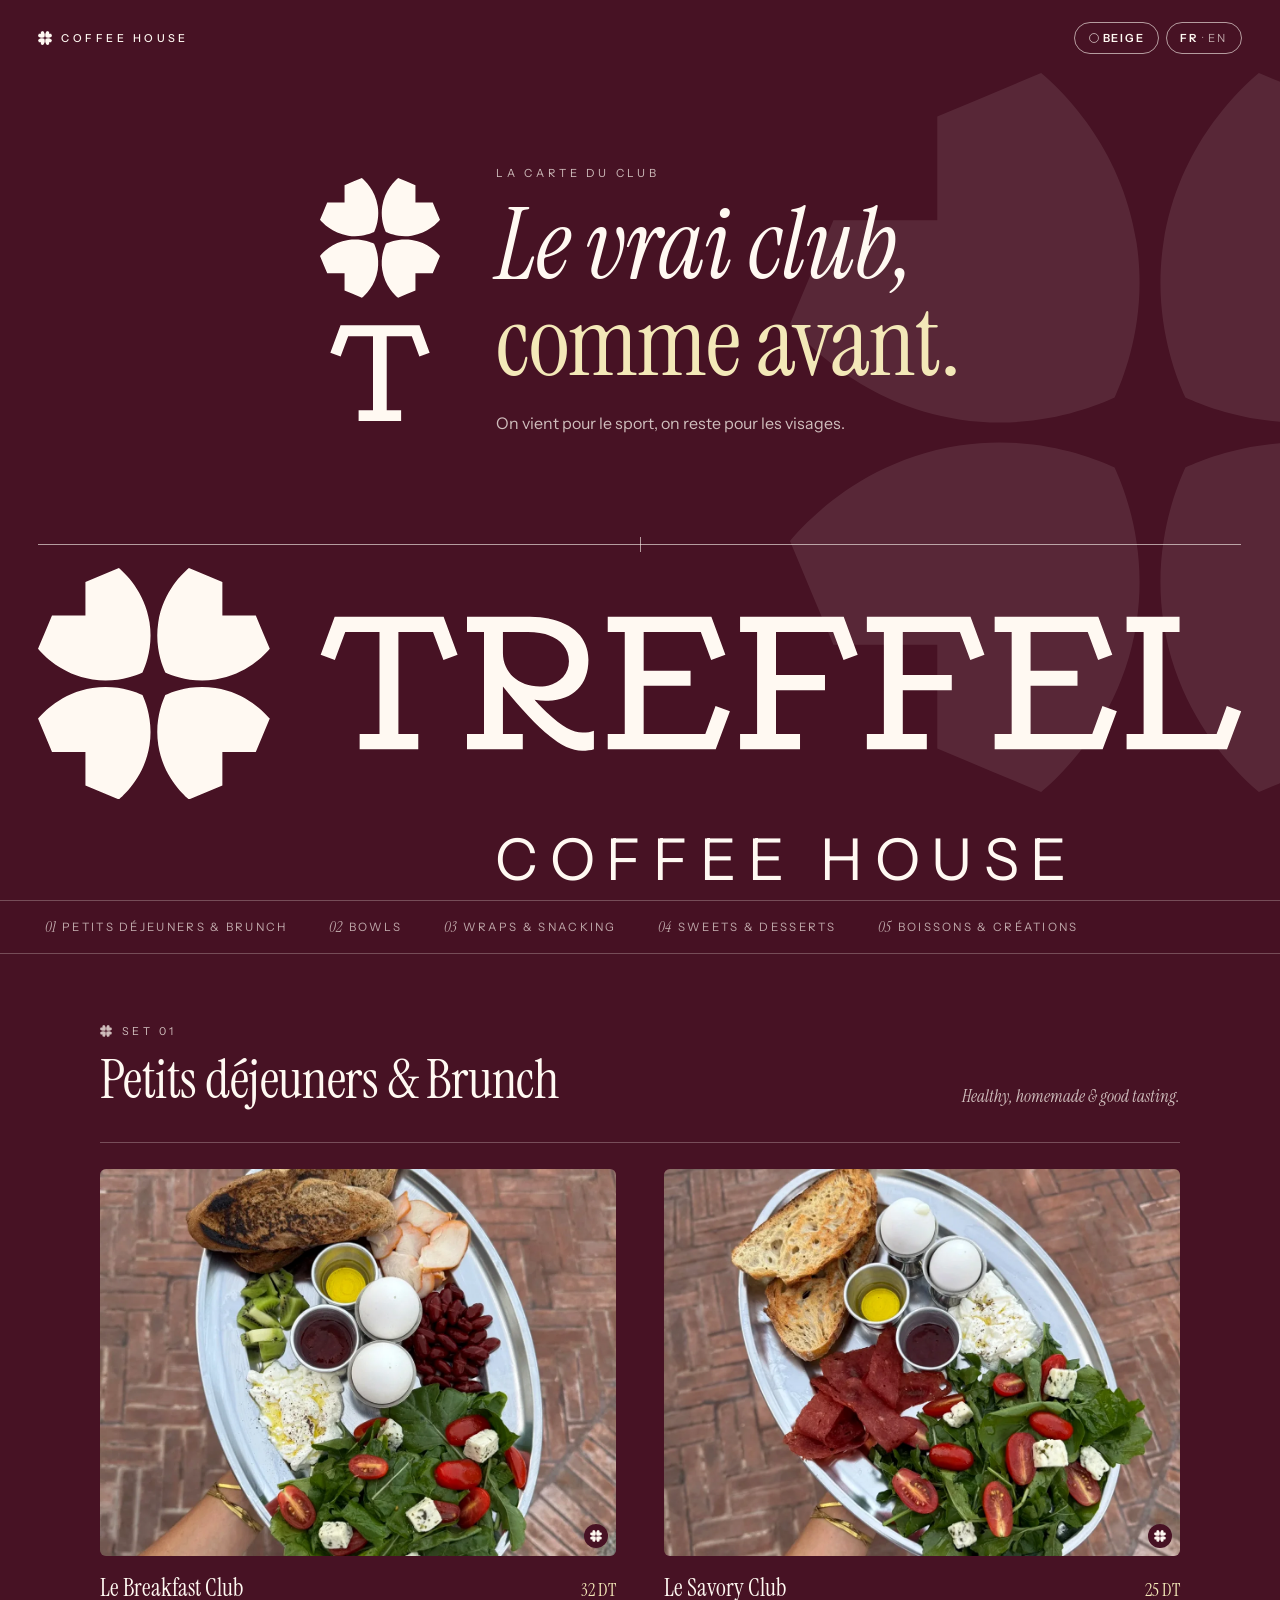
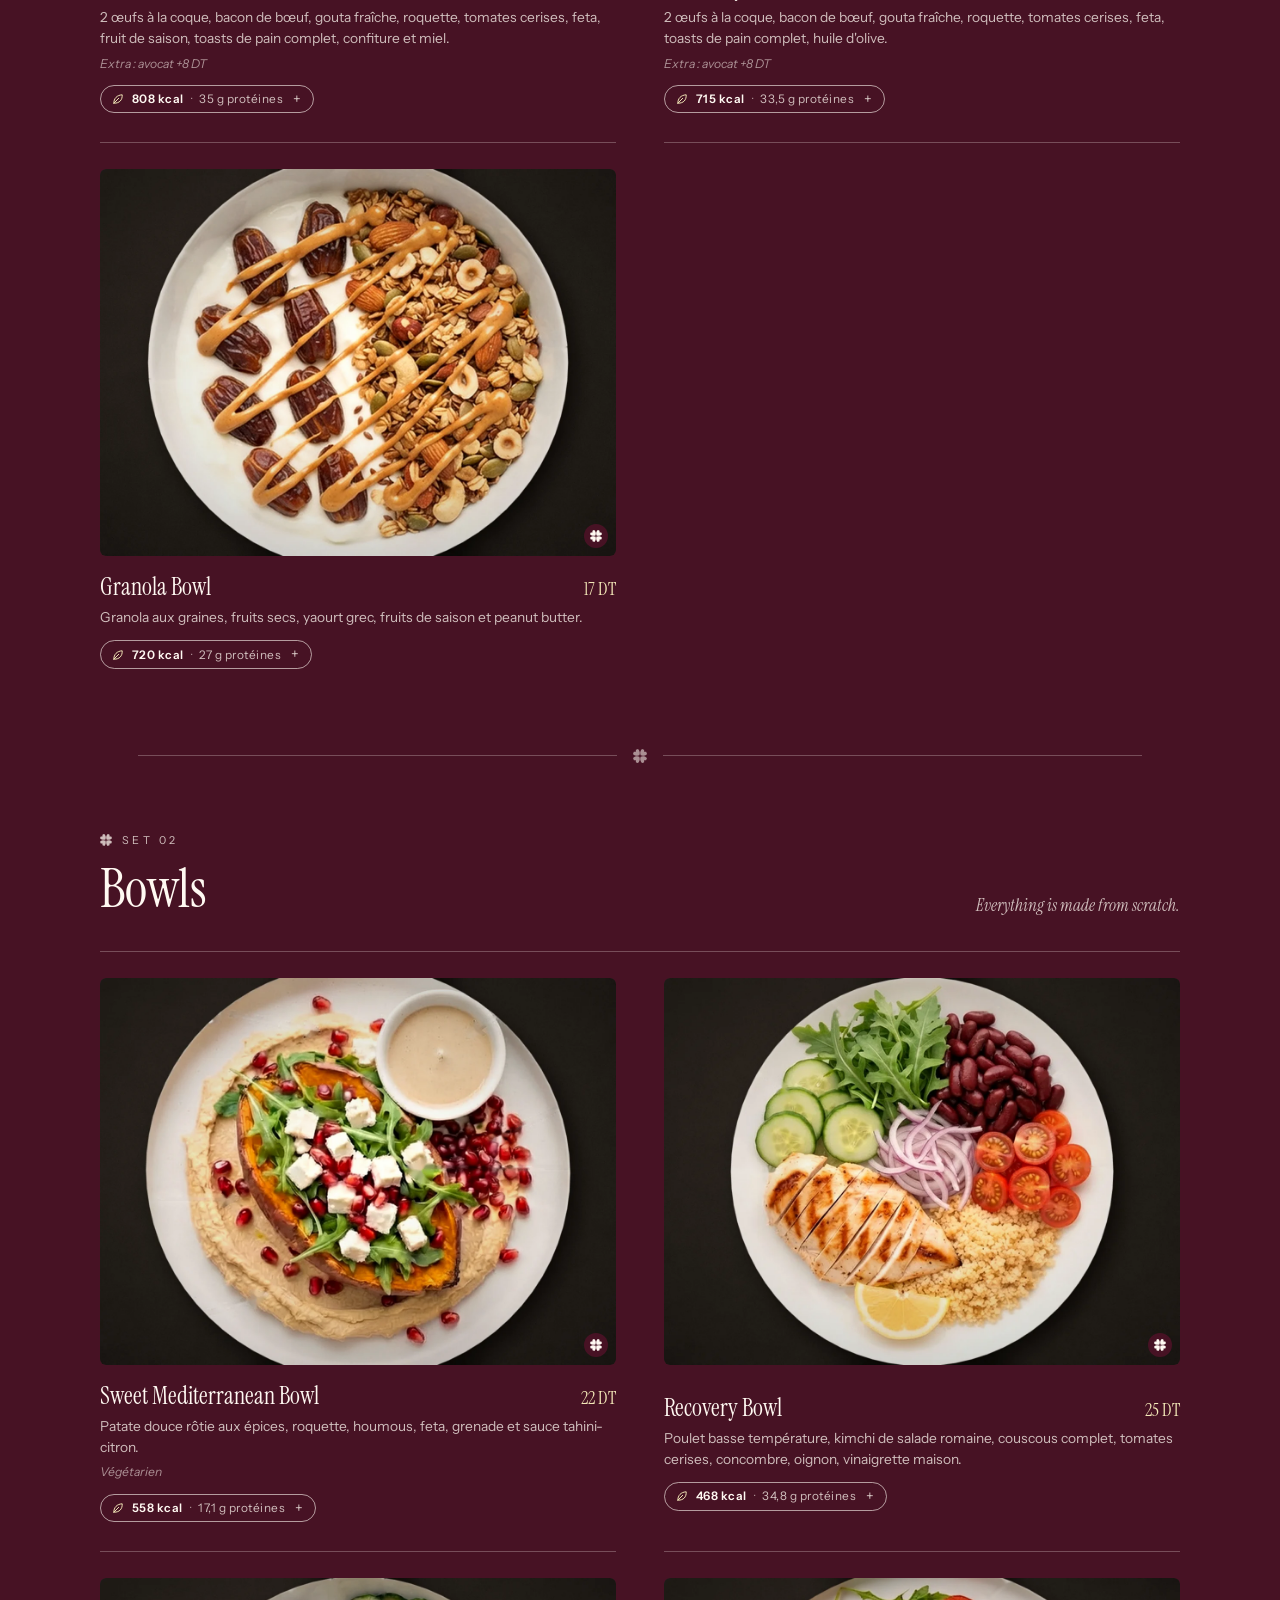
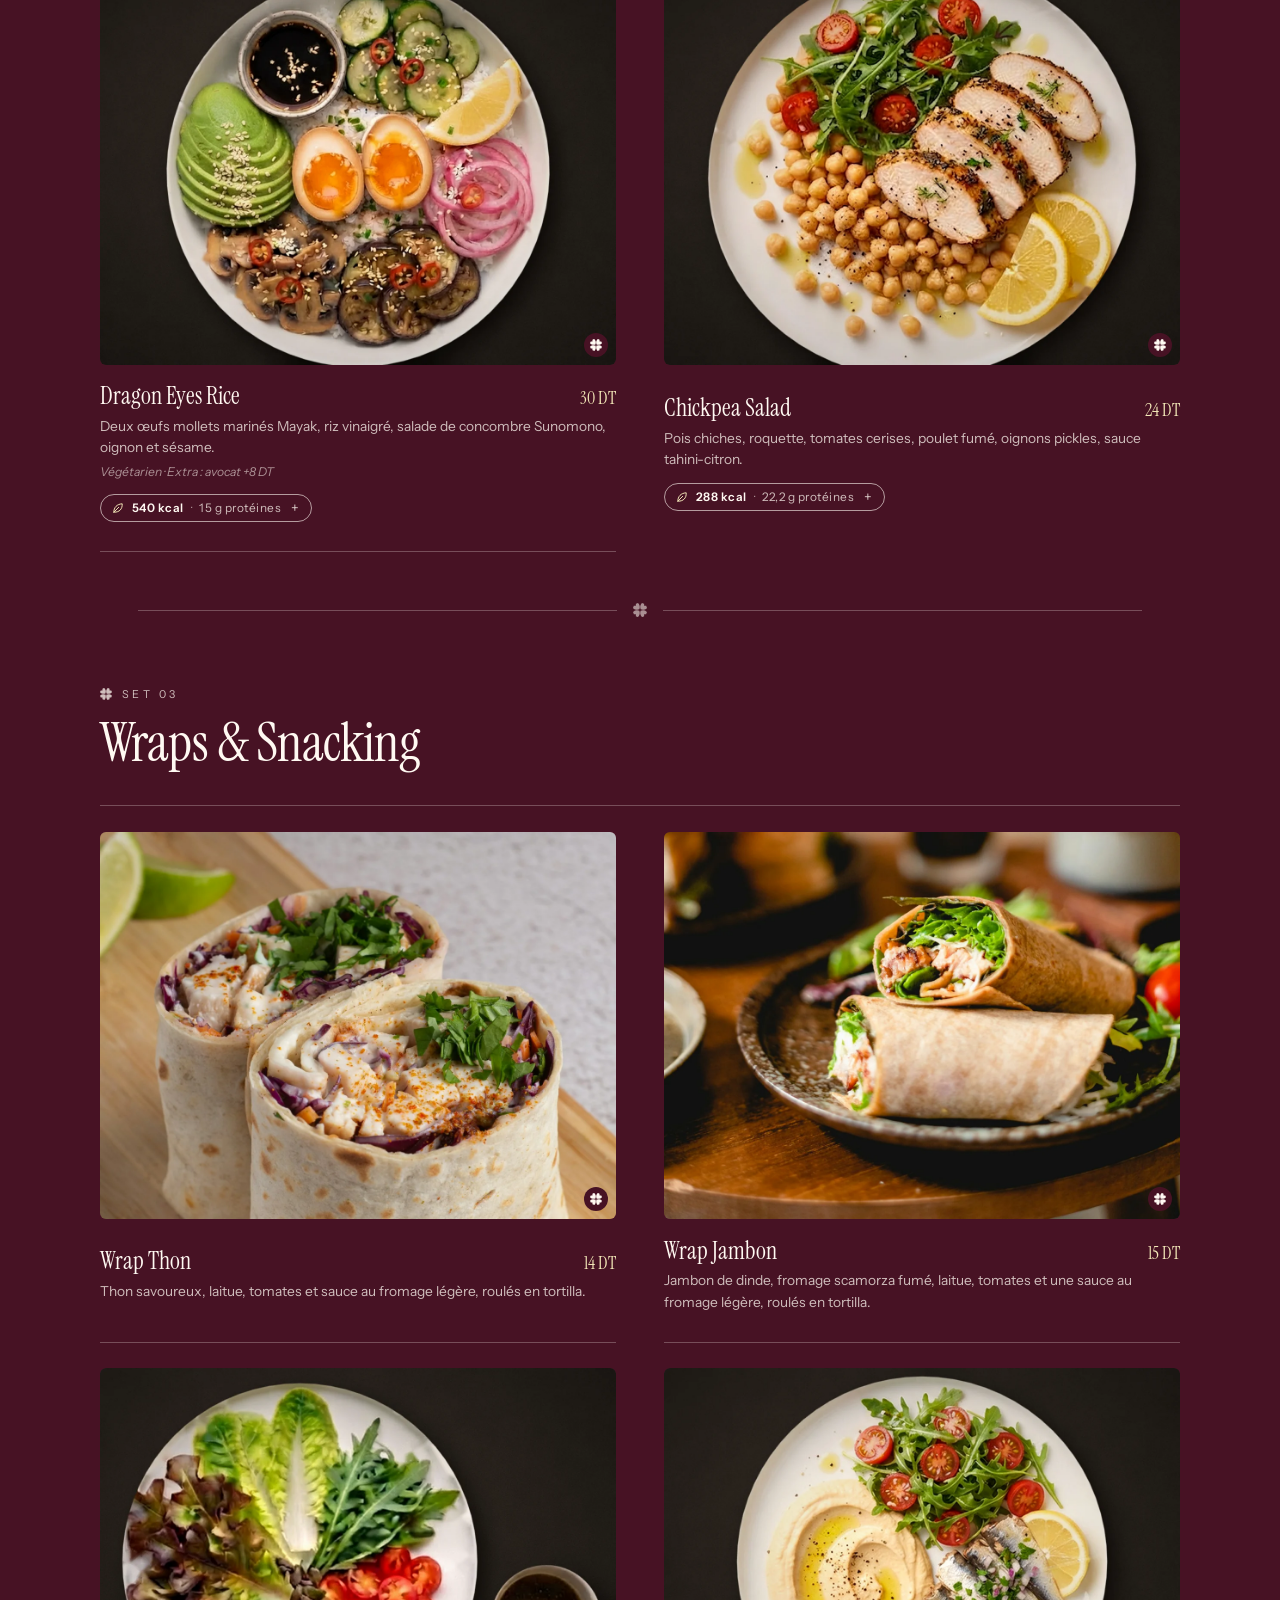
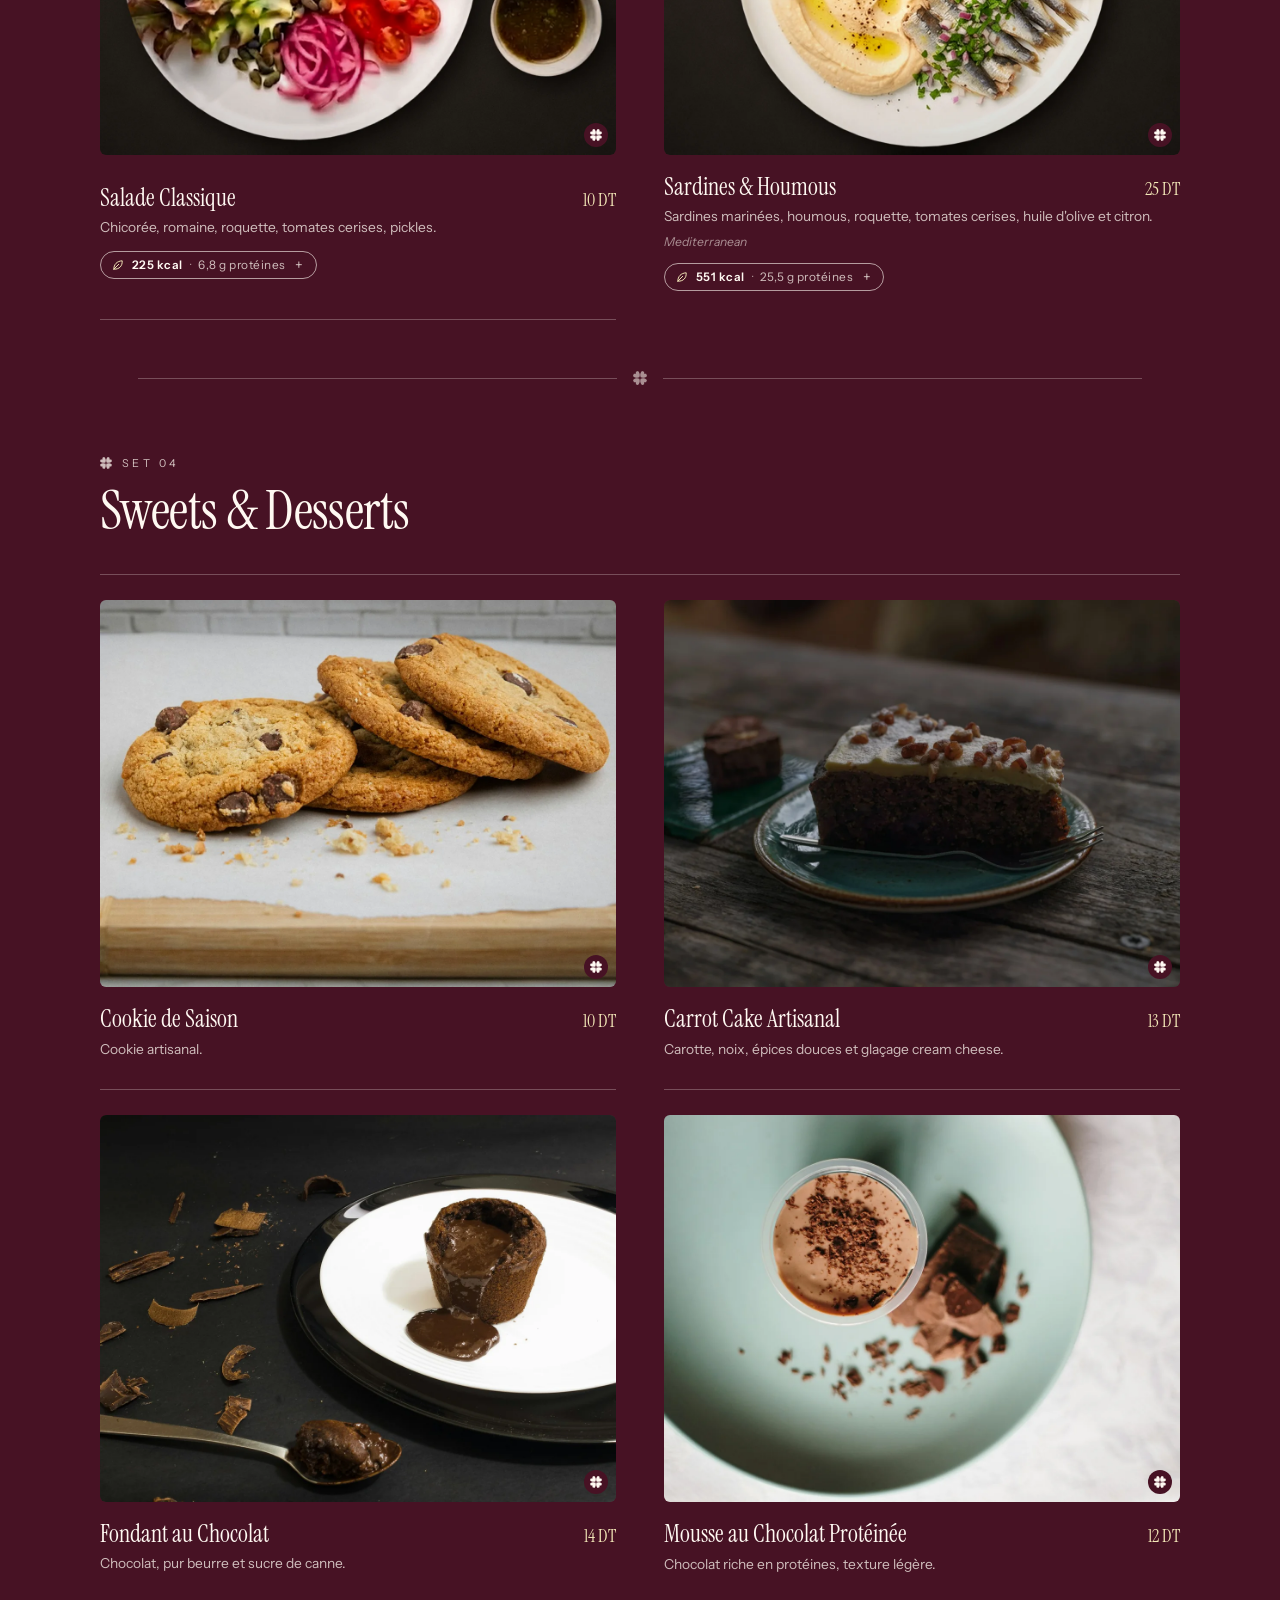
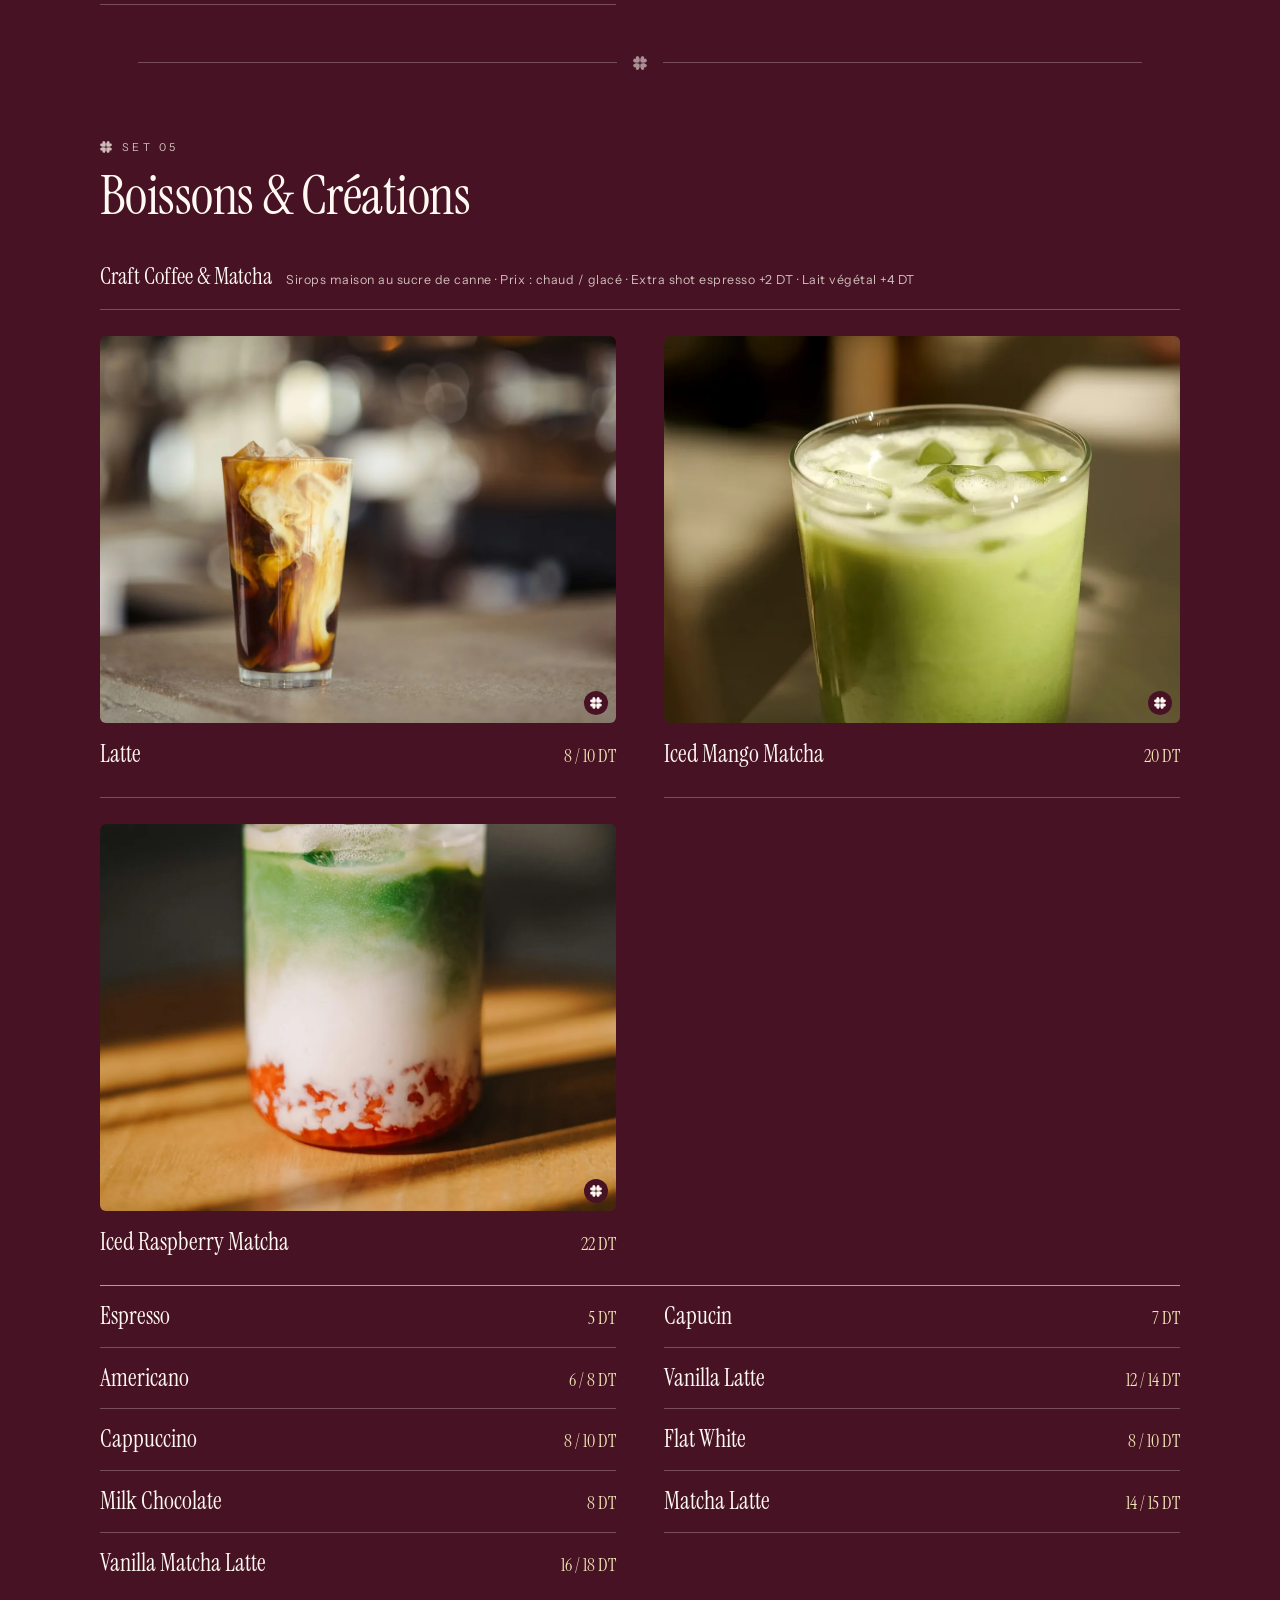
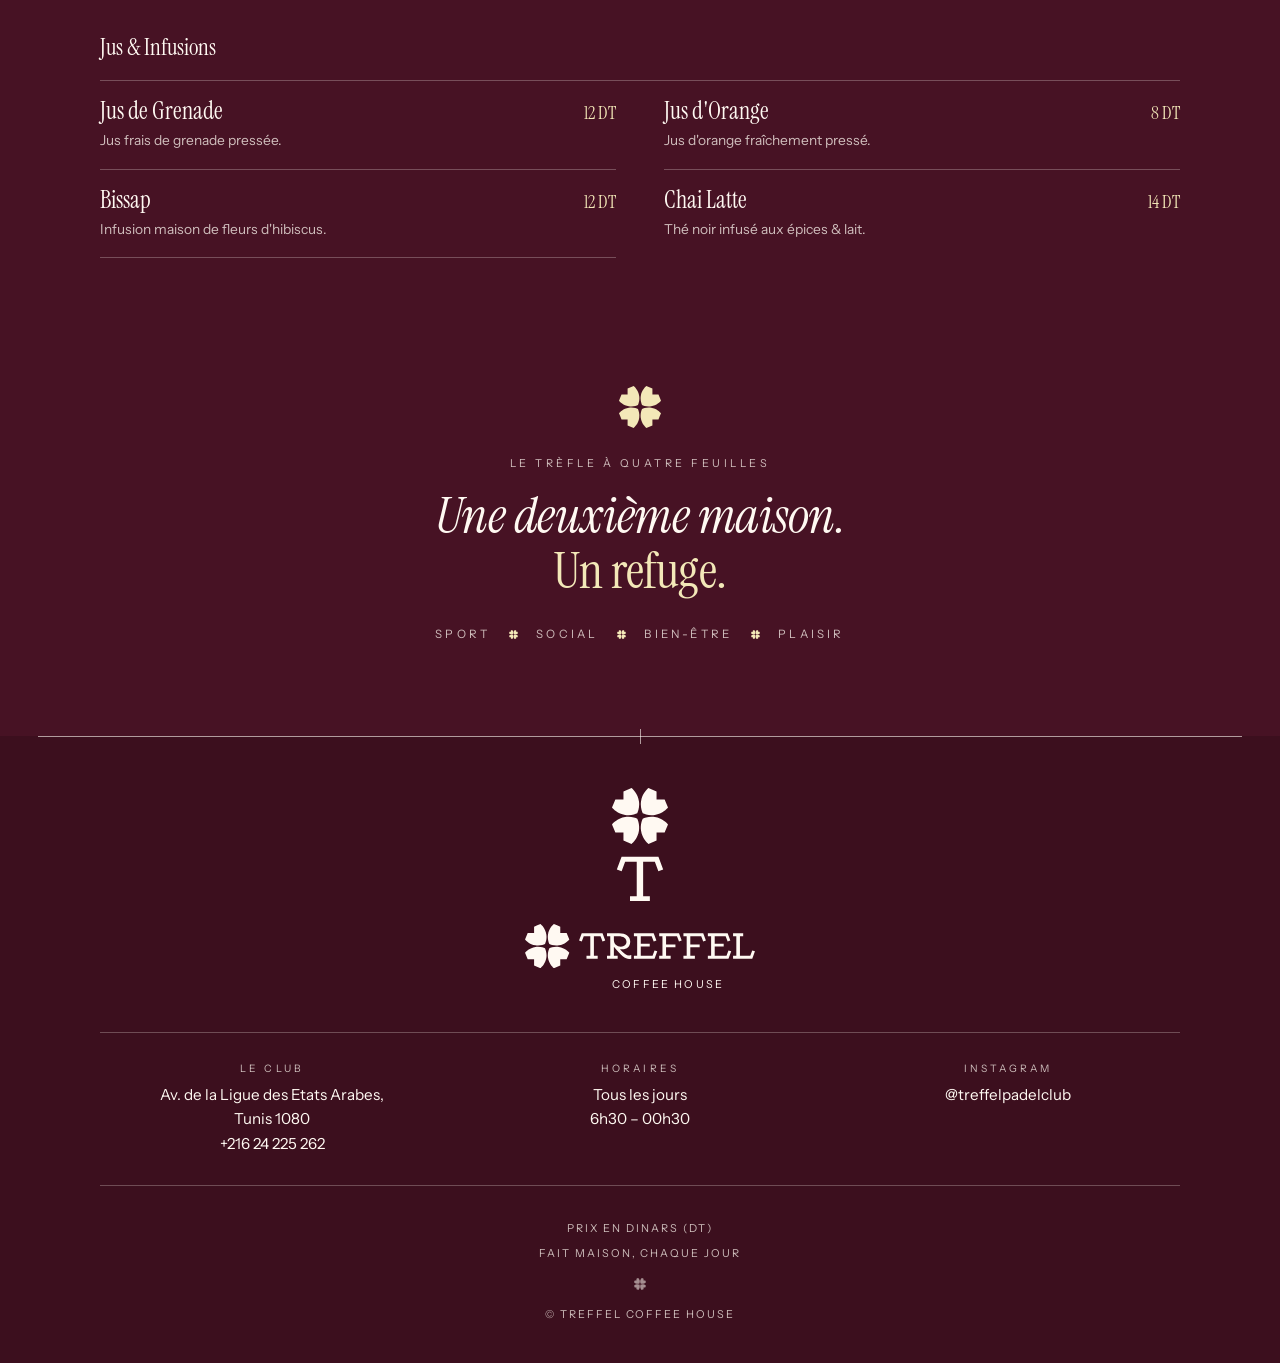
<file: index.html>
<!DOCTYPE html>
<html lang="fr" data-theme="bordeaux">
<head>
  <meta charset="UTF-8" />
  <meta name="viewport" content="width=device-width, initial-scale=1.0" />
  <meta name="theme-color" content="#471224" />
  <title>Treffel Coffee House — La carte</title>
  <meta name="description" content="Treffel Coffee House — La carte." />
  <link rel="preconnect" href="https://fonts.googleapis.com" />
  <link rel="preconnect" href="https://fonts.gstatic.com" crossorigin />
  <link href="https://fonts.googleapis.com/css2?family=Instrument+Serif:ital@0;1&family=Instrument+Sans:wght@400;500;600&display=swap" rel="stylesheet" />
  <link rel="stylesheet" href="css/style.css?v=17" />
  <link rel="stylesheet" href="css/pattern.css?v=3" />
</head>
<body>

  <!-- Logos Treffel (vecteurs issus de Treffel_Logos_VersionFinale.ai) -->
  <svg width="0" height="0" style="position:absolute" aria-hidden="true">
    <defs>
      <!--SYMBOLS-->
      <symbol id="emblem" viewBox="0 0 460.3 932.901"><g> <path transform="matrix(1,0,0,-1,78.6249,564.6129)" d="M0 0-38.933-105.75 .526-119.955 29.462-42.088H124.692V-326.2H69.448V-368.288H232.548V-326.2H177.304V-42.088H273.586L302.525-119.955 341.983-105.75 303.05 0Z"/> <g> <path transform="matrix(1,0,0,-1,94.1607,27.77069)" d="M0 0C22.13 9.257 44.26 18.514 66.39 27.771 77.62 18.225 117.877-18.317 127.343-80.421 134.528-127.559 120.195-164.63 113.341-179.731 98.246-186.584 61.16-200.928 14.002-193.733-48.089-184.259-84.618-144.008-94.161-132.779-84.904-110.649-75.646-88.52-66.389-66.39-44.26-66.39-22.13-66.39 0-66.39Z"/> <path transform="matrix(1,0,0,-1,27.7712,365.51759)" d="M0 0C-9.257 22.13-18.514 44.26-27.771 66.39-18.225 77.62 18.317 117.877 80.421 127.343 127.559 134.528 164.63 120.195 179.731 113.341 186.584 98.246 200.928 61.16 193.733 14.002 184.259-48.089 144.008-84.618 132.779-94.161 110.649-84.904 88.519-75.647 66.39-66.39 66.39-44.26 66.39-22.13 66.39 0Z"/> <path transform="matrix(1,0,0,-1,366.1393,431.9072)" d="M0 0C-22.13-9.257-44.26-18.514-66.39-27.771-77.62-18.225-117.877 18.317-127.343 80.421-134.528 127.559-120.195 164.63-113.341 179.731-98.246 186.584-61.16 200.928-14.002 193.733 48.089 184.259 84.618 144.008 94.161 132.779 84.904 110.649 75.646 88.52 66.389 66.39 44.26 66.39 22.13 66.39 0 66.39Z"/> <path transform="matrix(1,0,0,-1,432.5288,94.16022)" d="M0 0C9.257-22.13 18.514-44.26 27.771-66.39 18.225-77.62-18.317-117.877-80.421-127.343-127.559-134.528-164.63-120.195-179.731-113.341-186.584-98.246-200.928-61.16-193.733-14.002-184.259 48.089-144.008 84.618-132.779 94.161-110.649 84.904-88.519 75.646-66.39 66.389-66.39 44.26-66.39 22.13-66.39 0Z"/> </g> </g></symbol>
      <symbol id="clover" viewBox="0 0 1120.4 1118.89"><g> <g> <path transform="matrix(1,0,0,-1,229.1938,67.596439)" d="M0 0C53.866 22.532 107.732 45.065 161.597 67.597 188.933 44.361 286.922-44.584 309.963-195.751 327.451-310.487 292.563-400.721 275.88-437.477 239.138-454.158 148.867-489.073 34.083-471.56-117.053-448.5-205.965-350.525-229.194-323.194-206.662-269.328-184.129-215.463-161.597-161.597-107.731-161.597-53.866-161.597 0-161.597Z"/> <path transform="matrix(1,0,0,-1,67.597,889.6962)" d="M0 0C-22.532 53.866-45.065 107.732-67.597 161.597-44.361 188.933 44.584 286.922 195.751 309.963 310.487 327.451 400.721 292.563 437.477 275.88 454.158 239.138 489.073 148.867 471.56 34.083 448.5-117.053 350.525-205.965 323.194-229.194 269.328-206.662 215.463-184.129 161.597-161.597 161.597-107.731 161.597-53.866 161.597 0Z"/> <path transform="matrix(1,0,0,-1,891.2087,1051.293)" d="M0 0C-53.866-22.532-107.732-45.065-161.597-67.597-188.933-44.361-286.922 44.584-309.963 195.751-327.451 310.487-292.563 400.721-275.88 437.477-239.138 454.158-148.867 489.073-34.083 471.56 117.053 448.5 205.966 350.525 229.194 323.194 206.662 269.328 184.129 215.463 161.597 161.597 107.731 161.597 53.866 161.597 0 161.597Z"/> <path transform="matrix(1,0,0,-1,1052.8056,229.19324)" d="M0 0C22.532-53.866 45.065-107.732 67.597-161.597 44.361-188.933-44.584-286.922-195.751-309.963-310.487-327.451-400.721-292.563-437.477-275.88-454.158-239.138-489.073-148.867-471.56-34.083-448.5 117.053-350.525 205.965-323.194 229.194-269.328 206.662-215.463 184.129-161.597 161.597-161.597 107.731-161.597 53.866-161.597 0Z"/> </g> </g></symbol>
      <symbol id="wordmark" viewBox="0 0 1375.22 264.547"><g> <path transform="matrix(1,0,0,-1,367.6063,189.7959)" d="M0 0H22.698V116.73H-16.429L-28.318 84.738-44.53 90.574-28.534 134.023H95.978L111.974 90.574 95.762 84.738 83.872 116.73H44.314V0H67.011V-17.292H0Z"/> <g> <path transform="matrix(1,0,0,-1,573.5466,135.537)" d="M0 0C19.239 0 33.289 12.322 33.289 28.966 33.289 49.502 15.132 62.471-13.619 62.471H-42.152V38.26C-42.152 16.211-24.427 0 0 0M-6.053-14.916C17.076-40.424 34.586-52.528 48.853-52.528 54.257-52.528 58.58-51.881 61.823-50.368V-71.551C58.58-72.632 53.609-73.28 48.421-73.28 26.372-73.28 0-51.881-42.152 .216V-54.259H-19.455V-71.551H-83.223V-54.259H-63.769V62.471H-83.223V79.764H-11.457C29.615 79.764 55.554 60.743 55.554 30.695 55.554 1.297 37.396-16.213 6.701-16.213 2.377-16.213-1.73-15.781-6.053-14.916"/> <path transform="matrix(1,0,0,-1,651.1818,189.7959)" d="M0 0H19.456V116.73H0V134.023H118.459L134.455 90.574 118.242 84.738 106.353 116.73H41.072V72.416H94.68V55.122H41.072V0H111.542L123.215 31.994 139.643 26.156 123.431-17.292H0Z"/> <path transform="matrix(1,0,0,-1,802.4308,189.7959)" d="M0 0H19.455V116.73H0V134.023H118.458L134.455 90.574 118.242 84.738 106.354 116.73H41.071V67.444H97.057V50.152H41.071V0H68.524V-17.292H0Z"/> <path transform="matrix(1,0,0,-1,947.3549,189.7959)" d="M0 0H19.455V116.73H0V134.023H118.459L134.453 90.574 118.243 84.738 106.352 116.73H41.072V67.444H97.058V50.152H41.072V0H68.525V-17.292H0Z"/> <path transform="matrix(1,0,0,-1,1093.4234,189.7959)" d="M0 0H19.455V116.73H0V134.023H118.459L134.456 90.574 118.243 84.738 106.355 116.73H41.072V72.416H94.683V55.122H41.072V0H111.544L123.216 31.994 139.645 26.156 123.432-17.292H0Z"/> <path transform="matrix(1,0,0,-1,1244.2234,189.7959)" d="M0 0H19.455V116.73H0V134.023H60.527V116.73H41.072V0H102.897L114.57 31.994 130.998 26.156 114.786-17.292H0Z"/> <path transform="matrix(1,0,0,-1,54.19,15.981995)" d="M0 0C12.736 5.327 25.472 10.655 38.208 15.982 44.671 10.489 67.839-10.541 73.287-46.283 77.422-73.411 69.173-94.745 65.228-103.436 56.541-107.38 35.198-115.635 8.058-111.494-27.676-106.042-48.698-82.877-54.19-76.415-48.863-63.679-43.535-50.943-38.207-38.208-25.472-38.208-12.736-38.208 0-38.208Z"/> <path transform="matrix(1,0,0,-1,15.9825,210.357)" d="M0 0C-5.327 12.736-10.655 25.472-15.982 38.208-10.489 44.671 10.541 67.839 46.283 73.287 73.411 77.422 94.745 69.173 103.436 65.228 107.38 56.541 115.635 35.198 111.494 8.058 106.042-27.676 82.877-48.698 76.415-54.19 63.679-48.863 50.943-43.535 38.208-38.207 38.208-25.472 38.208-12.736 38.208 0Z"/> <path transform="matrix(1,0,0,-1,210.715,248.5645)" d="M0 0C-12.736-5.327-25.472-10.655-38.208-15.982-44.671-10.489-67.839 10.541-73.287 46.283-77.422 73.411-69.173 94.745-65.228 103.436-56.541 107.38-35.198 115.635-8.058 111.494 27.676 106.042 48.698 82.877 54.19 76.415 48.863 63.679 43.535 50.943 38.207 38.208 25.472 38.208 12.736 38.208 0 38.208Z"/> <path transform="matrix(1,0,0,-1,248.9225,54.1895)" d="M0 0C5.327-12.736 10.655-25.472 15.982-38.208 10.489-44.671-10.541-67.839-46.283-73.287-73.411-77.422-94.745-69.173-103.436-65.228-107.38-56.541-115.635-35.198-111.494-8.058-106.042 27.676-82.877 48.698-76.415 54.19-63.679 48.863-50.943 43.535-38.208 38.207-38.208 25.472-38.208 12.736-38.208 0Z"/> </g> </g></symbol>
    </defs>
  </svg>

  <!-- ===== Couverture : le court ===== -->
  <header class="hero" id="top">
    <div class="topbar">
      <a class="topbar-brand" href="#top">
        <svg class="topbar-clover" viewBox="0 0 1120.4 1118.89" aria-hidden="true"><use href="#clover" /></svg>
        <span data-i18n="eyebrow">Coffee House</span>
      </a>
      <div class="switches">
        <button id="themeToggle" class="switch" aria-label="Changer de couleur"></button>
        <button id="langToggle" class="switch" aria-label="Switch language"></button>
      </div>
    </div>

    <div class="hero-body">
      <svg class="hero-emblem" viewBox="0 0 460.3 932.901" aria-hidden="true"><use href="#emblem" /></svg>
      <div class="hero-text">
        <p class="hero-kicker" data-i18n="kicker">La carte du club</p>
        <h1 class="hero-title">
          <em data-i18n="title1">Le vrai club,</em>
          <span data-i18n="title2">comme avant.</span>
        </h1>
        <p class="hero-line" data-i18n="heroLine">On vient pour le sport, on reste pour les visages.</p>
      </div>
    </div>

    <div class="hero-foot">
      <div class="baseline">
        <span class="baseline-tick"></span>
      </div>
      <svg class="hero-wordmark" viewBox="0 0 1375.22 264.547" role="img" aria-label="Treffel"><use href="#wordmark" /></svg>
      <p class="hero-house" data-i18n="eyebrow">Coffee House</p>
    </div>
  </header>

  <!-- ===== Index des sets (catégories) ===== -->
  <nav class="index" id="index" aria-label="Catégories">
    <!-- rempli par app.js -->
  </nav>

  <!-- ===== La carte ===== -->
  <main id="menu" class="menu">
    <!-- rempli par app.js -->
  </main>

  <!-- ===== Le credo : la symbolique du trèfle (identité visuelle, p. 5) ===== -->
  <section class="creed" aria-label="La symbolique du trèfle">
    <svg class="creed-clover" viewBox="0 0 1120.4 1118.89" aria-hidden="true"><use href="#clover" /></svg>
    <p class="creed-kicker" data-i18n="creedKicker">Le trèfle à quatre feuilles</p>
    <h2 class="creed-title">
      <em data-i18n="footerBig1">Une deuxième maison.</em>
      <span data-i18n="footerBig2">Un refuge.</span>
    </h2>
    <p class="creed-leaves">
      <span data-i18n="leafSport">Sport</span>
      <svg class="leaf-sep" viewBox="0 0 1120.4 1118.89" aria-hidden="true"><use href="#clover" /></svg>
      <span data-i18n="leafSocial">Social</span>
      <svg class="leaf-sep" viewBox="0 0 1120.4 1118.89" aria-hidden="true"><use href="#clover" /></svg>
      <span data-i18n="leafWell">Bien-être</span>
      <svg class="leaf-sep" viewBox="0 0 1120.4 1118.89" aria-hidden="true"><use href="#clover" /></svg>
      <span data-i18n="leafJoy">Plaisir</span>
    </p>
  </section>

  <!-- ===== Bas de page ===== -->
  <footer class="footer" id="club">
    <div class="baseline"><span class="baseline-tick"></span></div>
    <div class="footer-inner">
      <svg class="footer-emblem" viewBox="0 0 460.3 932.901" aria-hidden="true"><use href="#emblem" /></svg>
      <svg class="footer-wordmark" viewBox="0 0 1375.22 264.547" role="img" aria-label="Treffel"><use href="#wordmark" /></svg>
      <p class="footer-eyebrow" data-i18n="eyebrow">Coffee House</p>

      <div class="footer-grid">
        <div class="footer-col">
          <p class="footer-label" data-i18n="labelClub">Le club</p>
          <p class="footer-info"><a href="https://www.google.com/maps/search/?api=1&amp;query=Treffel+Av.+de+la+Ligue+des+Etats+Arabes+Tunis+1080" target="_blank" rel="noopener">Av. de la Ligue des Etats Arabes,<br />Tunis 1080</a></p>
          <p class="footer-info"><a href="tel:+21624225262">+216 24 225 262</a></p>
        </div>
        <div class="footer-col">
          <p class="footer-label" data-i18n="labelHours">Horaires</p>
          <p class="footer-info" data-i18n="hoursDays">Tous les jours</p>
          <p class="footer-info">6h30 – 00h30</p>
        </div>
        <div class="footer-col">
          <p class="footer-label">Instagram</p>
          <p class="footer-info"><a href="https://www.instagram.com/treffelpadelclub/" target="_blank" rel="noopener">@treffelpadelclub</a></p>
        </div>
      </div>

      <div class="footer-bottom">
        <p class="footer-note" data-i18n="priceNote">Prix en dinars (DT)</p>
        <p class="footer-note" data-i18n="madeNote">Fait maison, chaque jour</p>
        <svg class="footer-clover" viewBox="0 0 1120.4 1118.89" aria-hidden="true"><use href="#clover" /></svg>
        <p class="footer-note">© Treffel Coffee House</p>
      </div>
    </div>
  </footer>

  <script src="js/menu-data.js?v=12"></script>
  <script src="js/app.js?v=12"></script>
</body>
</html>
</file>
<file: css/style.css>
/* ============================================================
   Treffel Coffee House — La carte
   Deux options de couleur, d'après le brand book Coffee House :
   html[data-theme="bordeaux"] (fond bordeaux #471224, écriture crème #fff9f2)
   html[data-theme="beige"]    (fond crème #fff9f2, écriture bordeaux #471224)
   Accents : or pâle #f3e8b8 sur bordeaux, vert forêt #22372c sur beige.
   Le trèfle est la seule ornementation.
   ============================================================ */

:root {
  --bordeaux: #471224;
  --cream: #fff9f2;
  --forest: #22372c;
  --gold: #f3e8b8;

  --serif: "Teodor", "Instrument Serif", Georgia, serif;
  --sans: "Bagoss Standard", "Instrument Sans", "Segoe UI", sans-serif;

  --ease: cubic-bezier(0.16, 1, 0.3, 1);
}

html[data-theme="bordeaux"] {
  --bg: var(--bordeaux);
  --bg-alt: #3c0f1e;
  --ink: var(--cream);
  --ink-soft: rgba(255, 249, 242, 0.74);
  --ink-faint: rgba(255, 249, 242, 0.54);
  --line: rgba(255, 249, 242, 0.26);
  --line-strong: rgba(255, 249, 242, 0.6);
  --accent: var(--gold);
  --photo-bg: #5a1c31;
  --photo-clover: rgba(255, 249, 242, 0.18);
  --pattern: var(--pattern-cream);
  --bar: rgba(71, 18, 36, 0.94);
}

html[data-theme="beige"] {
  --bg: var(--cream);
  --bg-alt: #f6eee8;
  --ink: var(--bordeaux);
  --ink-soft: rgba(71, 18, 36, 0.76);
  --ink-faint: rgba(71, 18, 36, 0.64);
  --line: rgba(71, 18, 36, 0.22);
  --line-strong: rgba(71, 18, 36, 0.56);
  --accent: var(--forest);
  --photo-bg: var(--gold);
  --photo-clover: rgba(71, 18, 36, 0.2);
  --pattern: var(--pattern-forest);
  --bar: rgba(255, 249, 242, 0.94);
}

* { margin: 0; padding: 0; box-sizing: border-box; }

::selection { background: var(--accent); color: var(--bg); }

html {
  scroll-behavior: smooth;
  overflow-x: hidden;
  overflow-x: clip;
}

body {
  font-family: var(--sans);
  font-size: 16px;
  background: var(--bg);
  color: var(--ink);
  -webkit-font-smoothing: antialiased;
  transition: background 0.5s var(--ease), color 0.5s var(--ease);
}

svg { fill: currentColor; }

a { color: inherit; text-decoration: none; }
a:hover { color: var(--accent); }

button { font: inherit; color: inherit; background: none; border: 0; cursor: pointer; }

/* apparition au défilement (app.js) */
.reveal {
  opacity: 0;
  transform: translateY(22px);
  transition: opacity 0.9s var(--ease), transform 0.9s var(--ease);
  transition-delay: var(--d, 0s);
}
.reveal.is-in { opacity: 1; transform: none; }

/* ============================================================
   Couverture
   ============================================================ */

.hero {
  position: relative;
  min-height: 100svh;
  display: flex;
  flex-direction: column;
  padding: 1.1rem 1.25rem 0;
  overflow: hidden;
  overflow: clip;
  isolation: isolate;
}

/* grand trèfle en filigrane */
.hero::before {
  content: "";
  position: absolute;
  z-index: -1;
  right: -18vw;
  top: 8vh;
  width: 78vw;
  height: 78vw;
  max-width: 720px;
  max-height: 720px;
  background: var(--pattern-hero) center / contain no-repeat;
  opacity: 0.09;
  pointer-events: none;
}

.topbar {
  display: flex;
  align-items: center;
  justify-content: space-between;
  gap: 1rem;
}

.topbar-brand {
  display: flex;
  align-items: center;
  gap: 0.55rem;
  white-space: nowrap;
  flex-shrink: 0;
  font-size: 0.68rem;
  letter-spacing: 0.32em;
  text-transform: uppercase;
  font-weight: 500;
}

.topbar-clover { width: 14px; height: 14px; }

.switches { display: flex; gap: 0.4rem; flex-shrink: 0; }

@media (max-width: 400px) {
  .topbar { gap: 0.5rem; }
  .topbar-brand { letter-spacing: 0.16em; gap: 0.4rem; font-size: 0.64rem; }
  .switches { gap: 0.3rem; }
  .switch { padding: 0.42rem 0.55rem; letter-spacing: 0.08em; font-size: 0.64rem; }
  .switch .dot { display: none; }
}

.switch {
  display: inline-flex;
  align-items: center;
  gap: 0.35em;
  font-size: 0.7rem;
  letter-spacing: 0.16em;
  text-transform: uppercase;
  padding: 0.5rem 0.85rem;
  border: 1px solid var(--line);
  border-radius: 999px;
  transition: border-color 0.25s, background 0.25s;
}

.switch:hover { border-color: var(--line-strong); }

.switch span { opacity: 0.66; transition: opacity 0.2s; }
.switch span.on { opacity: 1; font-weight: 600; }
.switch .sep { opacity: 0.5; }

.switch .dot {
  width: 10px;
  height: 10px;
  border-radius: 999px;
  border: 1px solid var(--line-strong);
  opacity: 1;
}

.hero-body {
  flex: 1;
  display: flex;
  flex-direction: column;
  justify-content: center;
  align-items: flex-start;
  gap: 1.6rem;
  padding: 2.5rem 0 2rem;
}

.hero-emblem {
  width: clamp(72px, 16vw, 120px);
  height: auto;
  animation: rise 1.2s 0.1s var(--ease) both;
}

.hero-text { max-width: 720px; }

.hero-kicker {
  font-size: 0.7rem;
  letter-spacing: 0.34em;
  text-transform: uppercase;
  color: var(--ink-soft);
  margin-bottom: 1rem;
  animation: rise 1.2s 0.3s var(--ease) both;
}

.hero-title {
  font-family: var(--serif);
  font-weight: 400;
  font-size: clamp(2.7rem, 9.5vw, 6.2rem);
  line-height: 0.98;
  letter-spacing: -0.01em;
  animation: rise 1.2s 0.45s var(--ease) both;
}

.hero-title em { font-style: italic; display: block; }
.hero-title span { display: block; color: var(--accent); }

.hero-line {
  font-size: clamp(0.85rem, 2.3vw, 1rem);
  color: var(--ink-soft);
  margin-top: 1.4rem;
  max-width: 34ch;
  animation: rise 1.2s 0.6s var(--ease) both;
}

.hero-foot { padding-bottom: 0.4rem; }

/* ligne de fond de court + marque centrale */
.baseline {
  position: relative;
  height: 1px;
  background: var(--line-strong);
  margin-bottom: 1.4rem;
  transform-origin: left;
  animation: draw 1.4s 0.7s var(--ease) both;
}

.baseline-tick {
  position: absolute;
  left: 50%;
  top: -7px;
  width: 1px;
  height: 15px;
  background: var(--line-strong);
}

.hero-wordmark {
  display: block;
  width: 100%;
  height: auto;
  animation: rise 1.2s 0.9s var(--ease) both;
}

.hero-house {
  font-size: calc((100vw - 2.5rem) * 0.048);
  letter-spacing: 0.2em;
  text-transform: uppercase;
  text-align: center;
  margin: 0.55em 0 0.3rem 23.5%;
  text-indent: 0.2em;
  line-height: 1;
  color: var(--ink);
  animation: rise 1.2s 1.05s var(--ease) both;
}

@keyframes rise {
  from { opacity: 0; transform: translateY(26px); }
  to   { opacity: 1; transform: none; }
}

@keyframes draw {
  from { transform: scaleX(0); }
  to   { transform: none; }
}

/* ============================================================
   Index des sets (barre collante)
   ============================================================ */

.index {
  position: sticky;
  top: 0;
  z-index: 20;
  display: flex;
  gap: 1.6rem;
  overflow-x: auto;
  padding: 0.95rem 1.25rem;
  background: var(--bar);
  backdrop-filter: blur(6px);
  border-top: 1px solid var(--line);
  border-bottom: 1px solid var(--line);
  scrollbar-width: none;
}

.index::-webkit-scrollbar { display: none; }

.index a {
  flex: 0 0 auto;
  display: inline-flex;
  align-items: center;
  gap: 0.55em;
  font-size: 0.72rem;
  letter-spacing: 0.2em;
  text-transform: uppercase;
  white-space: nowrap;
  opacity: 0.66;
  transition: opacity 0.25s;
}

.index a:hover { opacity: 0.85; color: inherit; }

.index a .num {
  font-family: var(--serif);
  font-size: 0.95rem;
  letter-spacing: 0;
  font-style: italic;
}

/* le trèfle se pose devant le set en cours */
.index a .mark {
  width: 0;
  height: 11px;
  overflow: hidden;
  transition: width 0.35s var(--ease);
}

.index a .mark svg { width: 11px; height: 11px; display: block; }

.index a.active { opacity: 1; color: var(--accent); }
.index a.active .mark { width: 11px; }

/* ============================================================
   La carte
   ============================================================ */

.menu { padding: 0; }

.set {
  position: relative;
  scroll-margin-top: 3.4rem;
  padding: 3.6rem 1.25rem 2.6rem;
}

/* tous les sets partagent le même fond ; seule la ligne au trèfle les sépare */

.set-inner { max-width: 1080px; margin: 0 auto; }

.set-head { margin-bottom: 2.2rem; }

.set-label {
  display: flex;
  align-items: center;
  gap: 0.6rem;
  font-size: 0.68rem;
  letter-spacing: 0.32em;
  text-transform: uppercase;
  color: var(--ink-soft);
  margin-bottom: 0.9rem;
}

.set-label svg { width: 12px; height: 12px; }

.set-title {
  font-family: var(--serif);
  font-weight: 400;
  font-size: clamp(2.1rem, 6.4vw, 3.4rem);
  line-height: 1;
  letter-spacing: -0.01em;
}

.set-note {
  font-family: var(--serif);
  font-style: italic;
  font-size: 1.05rem;
  color: var(--ink-soft);
  margin-top: 0.8rem;
  max-width: 48ch;
}

/* sous-groupes (ex. Boissons : Caféteria, Matchas…) */
.group { margin-top: 2.4rem; }
.group:first-child { margin-top: 0; }

.group-head {
  display: flex;
  align-items: baseline;
  gap: 0.9rem;
  margin-bottom: 1.1rem;
}

.group-title {
  font-family: var(--serif);
  font-size: 1.45rem;
  font-weight: 400;
}

.group-note {
  font-size: 0.78rem;
  color: var(--ink-soft);
  letter-spacing: 0.04em;
}

/* --- la liste des produits : un registre réglé --- */

.ledger {
  list-style: none;
  display: grid;
  grid-template-columns: 1fr;
  border-top: 1px solid var(--line);
}

.dish {
  display: grid;
  grid-template-columns: 1fr;
  gap: 0.95rem;
  padding: 1.4rem 0 1.5rem;
  border-bottom: 1px solid var(--line);
}

/* pas de trait sous le dernier produit : la ligne au trèfle suffit */
.ledger .dish:last-child { border-bottom: 0; }


/* photo carrée ; tant qu'elle manque, un trèfle en attend une */
.dish-photo {
  position: relative;
  aspect-ratio: 4 / 3;
  border-radius: 6px;
  overflow: hidden;
  background: var(--photo-bg);
  display: flex;
  align-items: center;
  justify-content: center;
}

.dish-photo > svg {
  position: absolute;
  width: 30%;
  height: auto;
  color: var(--photo-clover);
}

.dish-photo img {
  position: relative;
  z-index: 1;
  width: 100%;
  height: 100%;
  object-fit: cover;
  display: block;
  transition: transform 0.8s var(--ease);
}

.dish:hover .dish-photo img { transform: scale(1.06); }

/* vidéo en boucle par-dessus la photo (la photo sert d'image d'attente) */
.dish-photo video {
  position: absolute;
  inset: 0;
  z-index: 1;
  width: 100%;
  height: 100%;
  object-fit: cover;
  opacity: 0;
  transition: opacity 0.8s var(--ease);
  pointer-events: none;
}

.dish-photo.has-video video { opacity: 1; }

/* le petit sceau trèfle, comme sur les emballages */
.dish-photo .stamp {
  position: absolute;
  z-index: 2;
  right: 8px;
  bottom: 8px;
  width: 24px;
  height: 24px;
  border-radius: 999px;
  background: var(--bg);
  color: var(--ink);
  display: flex;
  align-items: center;
  justify-content: center;
  opacity: 0;
  transform: scale(0.6);
  transition: opacity 0.35s var(--ease), transform 0.35s var(--ease);
}

.dish-photo .stamp svg { width: 12px; height: 12px; }


.dish-photo.has-img .stamp { opacity: 1; transform: none; }

.dish-body { min-width: 0; }

/* produit sans photo : une ligne de registre, nom et prix */
.dish.no-photo { padding: 1rem 0 1.05rem; }
.ledger.lines { border-top-color: var(--line-strong); }

.dish-top {
  display: flex;
  justify-content: space-between;
  align-items: baseline;
  gap: 1rem;
}

.dish-name {
  font-family: var(--serif);
  font-size: 1.5rem;
  line-height: 1.15;
  font-weight: 400;
}


.dish-price {
  font-family: var(--serif);
  font-size: 1.15rem;
  color: var(--accent);
  white-space: nowrap;
  font-variant-numeric: tabular-nums;
}

.dish-desc {
  font-size: 0.86rem;
  line-height: 1.55;
  color: var(--ink-soft);
  margin-top: 0.35rem;
}

.dish-extra {
  font-size: 0.76rem;
  line-height: 1.5;
  font-style: italic;
  color: var(--ink-faint);
  margin-top: 0.3rem;
}

/* --- indices nutritionnels --- */

.nutri { margin-top: 0.75rem; }

.nutri summary {
  display: inline-flex;
  align-items: center;
  gap: 0.45rem;
  list-style: none;
  cursor: pointer;
  padding: 0.38rem 0.75rem 0.38rem 0.6rem;
  border: 1px solid var(--line);
  border-radius: 999px;
  font-size: 0.74rem;
  letter-spacing: 0.04em;
  color: var(--ink-soft);
  transition: border-color 0.25s, color 0.25s;
  -webkit-tap-highlight-color: transparent;
}

.nutri summary::-webkit-details-marker { display: none; }
.nutri summary:hover { border-color: var(--line-strong); color: var(--ink); }

.nutri-icon { width: 14px; height: 14px; fill: none; color: var(--accent); flex: none; }
.nutri-kcal { font-weight: 600; color: var(--ink); }
.nutri-dot { opacity: 0.7; }

.nutri-more {
  margin-left: 0.15rem;
  font-size: 0.9rem;
  line-height: 1;
  transition: transform 0.3s var(--ease);
}

.nutri[open] .nutri-more { transform: rotate(45deg); }
.nutri[open] summary { border-color: var(--line-strong); color: var(--ink); }

.nutri-grid {
  display: grid;
  grid-template-columns: repeat(4, minmax(0, 1fr));
  margin-top: 0.7rem;
  border-top: 1px solid var(--line);
  border-bottom: 1px solid var(--line);
  animation: nutri-in 0.4s var(--ease);
}

.nutri-cell {
  display: flex;
  flex-direction: column;
  gap: 0.15rem;
  padding: 0.65rem 0.3rem;
  text-align: center;
}

.nutri-cell + .nutri-cell { border-left: 1px solid var(--line); }

.nutri-val {
  font-family: var(--serif);
  font-size: 1.15rem;
  line-height: 1.1;
  color: var(--ink);
  font-variant-numeric: tabular-nums;
}

.nutri-lbl {
  font-size: 0.62rem;
  letter-spacing: 0.14em;
  text-transform: uppercase;
  color: var(--ink-soft);
}

.nutri-note {
  font-size: 0.68rem;
  font-style: italic;
  color: var(--ink-faint);
  margin-top: 0.45rem;
}

@keyframes nutri-in {
  from { opacity: 0; transform: translateY(-4px); }
  to   { opacity: 1; transform: none; }
}

/* --- séparateur entre sets : ligne de court + trèfle --- */

.rule {
  display: flex;
  align-items: center;
  gap: 1rem;
  padding: 0 1.25rem;
  max-width: 1080px;
  margin: 0 auto;
}

.rule::before, .rule::after {
  content: "";
  flex: 1;
  height: 1px;
  background: var(--line);
}

.rule svg { width: 14px; height: 14px; color: var(--ink-faint); }

/* ============================================================
   Le credo : la symbolique du trèfle (identité visuelle, p. 5)
   — les quatre feuilles : sport, social, bien-être, plaisir ;
   le lilas de la palette sert d'accent inattendu.
   ============================================================ */

.creed {
  padding: 4.8rem 1.25rem 4.4rem;
  text-align: center;
}

.creed-clover {
  width: 42px;
  height: 42px;
  color: var(--accent);
  margin-bottom: 1.5rem;
}

.creed-kicker {
  font-size: 0.68rem;
  letter-spacing: 0.32em;
  text-transform: uppercase;
  color: var(--ink-soft);
  margin-bottom: 1.1rem;
}

.creed-title {
  font-family: var(--serif);
  font-weight: 400;
  font-size: clamp(2rem, 6vw, 3.2rem);
  line-height: 1.08;
  letter-spacing: -0.01em;
  max-width: 22ch;
  margin: 0 auto;
}

.creed-title em { font-style: italic; }
.creed-title span { color: var(--accent); white-space: nowrap; }

.creed-leaves {
  display: flex;
  flex-wrap: wrap;
  justify-content: center;
  align-items: center;
  gap: 0.7rem 1.15rem;
  margin-top: 1.8rem;
  font-size: 0.72rem;
  letter-spacing: 0.28em;
  text-transform: uppercase;
  color: var(--ink-soft);
}

.creed-leaves .leaf-sep {
  width: 9px;
  height: 9px;
  color: var(--accent);
}

/* ============================================================
   Bas de page : la maison (fond légèrement décalé, --bg-alt)
   ============================================================ */

.footer {
  background: var(--bg-alt);
  padding: 0 1.25rem 2.4rem;
  margin-top: 1.5rem;
}

.footer .baseline {
  animation: none;
  margin: 0 0 3.2rem;
  background: var(--line-strong);
}

.footer-inner {
  max-width: 1080px;
  margin: 0 auto;
  display: flex;
  flex-direction: column;
  align-items: center;
  text-align: center;
}

.footer-emblem { width: 56px; height: auto; margin-bottom: 1.4rem; }

.footer-wordmark { width: 230px; height: auto; }

.footer-eyebrow {
  width: 230px;
  padding-left: calc(230px * 0.235);
  box-sizing: border-box;
  font-size: 0.68rem;
  letter-spacing: 0.2em;
  text-indent: 0.2em;
  text-transform: uppercase;
  color: var(--ink);
  margin-top: 0.55rem;
}

.footer-grid {
  width: 100%;
  display: grid;
  grid-template-columns: 1fr;
  gap: 1.5rem;
  margin: 2.6rem 0 2.2rem;
  padding: 1.8rem 0;
  border-top: 1px solid var(--line);
  border-bottom: 1px solid var(--line);
}

.footer-label {
  font-size: 0.64rem;
  letter-spacing: 0.3em;
  text-transform: uppercase;
  color: var(--ink-soft);
  margin-bottom: 0.5rem;
}

.footer-info { font-size: 0.95rem; line-height: 1.6; }

.footer-bottom {
  display: flex;
  flex-direction: column;
  align-items: center;
  text-align: center;
  gap: 0.7rem;
}

.footer-bottom .footer-clover { margin: 0.4rem 0; }

.footer-clover { width: 12px; height: 12px; color: var(--ink-faint); }

.footer-note {
  font-size: 0.68rem;
  letter-spacing: 0.18em;
  text-transform: uppercase;
  color: var(--ink-soft);
}

/* ============================================================
   Écrans plus larges
   ============================================================ */

@media (min-width: 720px) {
  .hero { padding: 1.4rem 2.4rem 0; }
  .hero-body { flex-direction: row; align-items: center; gap: 3.5rem; padding: 3rem 0; }
  .index { padding: 1rem 2.4rem; gap: 2.2rem; }
  .set { padding: 4.4rem 2.4rem 3.2rem; }
  .set-head { display: grid; grid-template-columns: 1fr 1fr; gap: 2rem; align-items: end; }
  .set-note { margin-top: 0; justify-self: end; text-align: right; }
  .ledger { grid-template-columns: 1fr 1fr; column-gap: 3rem; }
  .dish { gap: 1.1rem; padding: 1.6rem 0 1.8rem; }
  .rule { padding: 0 2.4rem; }
  .footer { padding: 0 2.4rem 2.6rem; }
  .footer-grid { grid-template-columns: repeat(3, 1fr); }
}

.switch, .nutri summary { border-color: var(--line-strong); }

@media (min-width: 720px) {
  .hero-house { font-size: calc((100vw - 4.8rem) * 0.048); }
}

@media (prefers-reduced-motion: reduce) {
  .hero-emblem, .hero-kicker, .hero-title, .hero-line, .baseline, .hero-wordmark, .hero-house { animation: none; }
  .reveal { opacity: 1; transform: none; transition: none; }
}
</file>
<file: css/pattern.css>
/* généré par build.py : ne pas modifier à la main */
:root {
  --pattern-cream: url("data:image/svg+xml,%3Csvg%20xmlns%3D%22http%3A%2F%2Fwww.w3.org%2F2000%2Fsvg%22%20width%3D%22128%22%20height%3D%22128%22%20viewBox%3D%220%200%20128%20128%22%3E%3Csvg%20x%3D%2257%22%20y%3D%2257%22%20width%3D%2214%22%20height%3D%2214%22%20viewBox%3D%220%200%201120.4%201118.89%22%20fill%3D%22rgba%28255%2C249%2C242%2C0.10%29%22%3E%3Cg%3E%20%3Cg%3E%20%3Cpath%20transform%3D%22matrix%281%2C0%2C0%2C-1%2C229.1938%2C67.596439%29%22%20d%3D%22M0%200C53.866%2022.532%20107.732%2045.065%20161.597%2067.597%20188.933%2044.361%20286.922-44.584%20309.963-195.751%20327.451-310.487%20292.563-400.721%20275.88-437.477%20239.138-454.158%20148.867-489.073%2034.083-471.56-117.053-448.5-205.965-350.525-229.194-323.194-206.662-269.328-184.129-215.463-161.597-161.597-107.731-161.597-53.866-161.597%200-161.597Z%22%2F%3E%20%3Cpath%20transform%3D%22matrix%281%2C0%2C0%2C-1%2C67.597%2C889.6962%29%22%20d%3D%22M0%200C-22.532%2053.866-45.065%20107.732-67.597%20161.597-44.361%20188.933%2044.584%20286.922%20195.751%20309.963%20310.487%20327.451%20400.721%20292.563%20437.477%20275.88%20454.158%20239.138%20489.073%20148.867%20471.56%2034.083%20448.5-117.053%20350.525-205.965%20323.194-229.194%20269.328-206.662%20215.463-184.129%20161.597-161.597%20161.597-107.731%20161.597-53.866%20161.597%200Z%22%2F%3E%20%3Cpath%20transform%3D%22matrix%281%2C0%2C0%2C-1%2C891.2087%2C1051.293%29%22%20d%3D%22M0%200C-53.866-22.532-107.732-45.065-161.597-67.597-188.933-44.361-286.922%2044.584-309.963%20195.751-327.451%20310.487-292.563%20400.721-275.88%20437.477-239.138%20454.158-148.867%20489.073-34.083%20471.56%20117.053%20448.5%20205.966%20350.525%20229.194%20323.194%20206.662%20269.328%20184.129%20215.463%20161.597%20161.597%20107.731%20161.597%2053.866%20161.597%200%20161.597Z%22%2F%3E%20%3Cpath%20transform%3D%22matrix%281%2C0%2C0%2C-1%2C1052.8056%2C229.19324%29%22%20d%3D%22M0%200C22.532-53.866%2045.065-107.732%2067.597-161.597%2044.361-188.933-44.584-286.922-195.751-309.963-310.487-327.451-400.721-292.563-437.477-275.88-454.158-239.138-489.073-148.867-471.56-34.083-448.5%20117.053-350.525%20205.965-323.194%20229.194-269.328%20206.662-215.463%20184.129-161.597%20161.597-161.597%20107.731-161.597%2053.866-161.597%200Z%22%2F%3E%20%3C%2Fg%3E%20%3C%2Fg%3E%3C%2Fsvg%3E%3C%2Fsvg%3E");
  --pattern-forest: url("data:image/svg+xml,%3Csvg%20xmlns%3D%22http%3A%2F%2Fwww.w3.org%2F2000%2Fsvg%22%20width%3D%22128%22%20height%3D%22128%22%20viewBox%3D%220%200%20128%20128%22%3E%3Csvg%20x%3D%2257%22%20y%3D%2257%22%20width%3D%2214%22%20height%3D%2214%22%20viewBox%3D%220%200%201120.4%201118.89%22%20fill%3D%22rgba%2871%2C18%2C36%2C0.09%29%22%3E%3Cg%3E%20%3Cg%3E%20%3Cpath%20transform%3D%22matrix%281%2C0%2C0%2C-1%2C229.1938%2C67.596439%29%22%20d%3D%22M0%200C53.866%2022.532%20107.732%2045.065%20161.597%2067.597%20188.933%2044.361%20286.922-44.584%20309.963-195.751%20327.451-310.487%20292.563-400.721%20275.88-437.477%20239.138-454.158%20148.867-489.073%2034.083-471.56-117.053-448.5-205.965-350.525-229.194-323.194-206.662-269.328-184.129-215.463-161.597-161.597-107.731-161.597-53.866-161.597%200-161.597Z%22%2F%3E%20%3Cpath%20transform%3D%22matrix%281%2C0%2C0%2C-1%2C67.597%2C889.6962%29%22%20d%3D%22M0%200C-22.532%2053.866-45.065%20107.732-67.597%20161.597-44.361%20188.933%2044.584%20286.922%20195.751%20309.963%20310.487%20327.451%20400.721%20292.563%20437.477%20275.88%20454.158%20239.138%20489.073%20148.867%20471.56%2034.083%20448.5-117.053%20350.525-205.965%20323.194-229.194%20269.328-206.662%20215.463-184.129%20161.597-161.597%20161.597-107.731%20161.597-53.866%20161.597%200Z%22%2F%3E%20%3Cpath%20transform%3D%22matrix%281%2C0%2C0%2C-1%2C891.2087%2C1051.293%29%22%20d%3D%22M0%200C-53.866-22.532-107.732-45.065-161.597-67.597-188.933-44.361-286.922%2044.584-309.963%20195.751-327.451%20310.487-292.563%20400.721-275.88%20437.477-239.138%20454.158-148.867%20489.073-34.083%20471.56%20117.053%20448.5%20205.966%20350.525%20229.194%20323.194%20206.662%20269.328%20184.129%20215.463%20161.597%20161.597%20107.731%20161.597%2053.866%20161.597%200%20161.597Z%22%2F%3E%20%3Cpath%20transform%3D%22matrix%281%2C0%2C0%2C-1%2C1052.8056%2C229.19324%29%22%20d%3D%22M0%200C22.532-53.866%2045.065-107.732%2067.597-161.597%2044.361-188.933-44.584-286.922-195.751-309.963-310.487-327.451-400.721-292.563-437.477-275.88-454.158-239.138-489.073-148.867-471.56-34.083-448.5%20117.053-350.525%20205.965-323.194%20229.194-269.328%20206.662-215.463%20184.129-161.597%20161.597-161.597%20107.731-161.597%2053.866-161.597%200Z%22%2F%3E%20%3C%2Fg%3E%20%3C%2Fg%3E%3C%2Fsvg%3E%3C%2Fsvg%3E");
}
html[data-theme="bordeaux"] { --pattern-hero: url("data:image/svg+xml,%3Csvg%20xmlns%3D%22http%3A%2F%2Fwww.w3.org%2F2000%2Fsvg%22%20viewBox%3D%220%200%201120.4%201118.89%22%20fill%3D%22%23fff9f2%22%3E%3Cg%3E%20%3Cg%3E%20%3Cpath%20transform%3D%22matrix%281%2C0%2C0%2C-1%2C229.1938%2C67.596439%29%22%20d%3D%22M0%200C53.866%2022.532%20107.732%2045.065%20161.597%2067.597%20188.933%2044.361%20286.922-44.584%20309.963-195.751%20327.451-310.487%20292.563-400.721%20275.88-437.477%20239.138-454.158%20148.867-489.073%2034.083-471.56-117.053-448.5-205.965-350.525-229.194-323.194-206.662-269.328-184.129-215.463-161.597-161.597-107.731-161.597-53.866-161.597%200-161.597Z%22%2F%3E%20%3Cpath%20transform%3D%22matrix%281%2C0%2C0%2C-1%2C67.597%2C889.6962%29%22%20d%3D%22M0%200C-22.532%2053.866-45.065%20107.732-67.597%20161.597-44.361%20188.933%2044.584%20286.922%20195.751%20309.963%20310.487%20327.451%20400.721%20292.563%20437.477%20275.88%20454.158%20239.138%20489.073%20148.867%20471.56%2034.083%20448.5-117.053%20350.525-205.965%20323.194-229.194%20269.328-206.662%20215.463-184.129%20161.597-161.597%20161.597-107.731%20161.597-53.866%20161.597%200Z%22%2F%3E%20%3Cpath%20transform%3D%22matrix%281%2C0%2C0%2C-1%2C891.2087%2C1051.293%29%22%20d%3D%22M0%200C-53.866-22.532-107.732-45.065-161.597-67.597-188.933-44.361-286.922%2044.584-309.963%20195.751-327.451%20310.487-292.563%20400.721-275.88%20437.477-239.138%20454.158-148.867%20489.073-34.083%20471.56%20117.053%20448.5%20205.966%20350.525%20229.194%20323.194%20206.662%20269.328%20184.129%20215.463%20161.597%20161.597%20107.731%20161.597%2053.866%20161.597%200%20161.597Z%22%2F%3E%20%3Cpath%20transform%3D%22matrix%281%2C0%2C0%2C-1%2C1052.8056%2C229.19324%29%22%20d%3D%22M0%200C22.532-53.866%2045.065-107.732%2067.597-161.597%2044.361-188.933-44.584-286.922-195.751-309.963-310.487-327.451-400.721-292.563-437.477-275.88-454.158-239.138-489.073-148.867-471.56-34.083-448.5%20117.053-350.525%20205.965-323.194%20229.194-269.328%20206.662-215.463%20184.129-161.597%20161.597-161.597%20107.731-161.597%2053.866-161.597%200Z%22%2F%3E%20%3C%2Fg%3E%20%3C%2Fg%3E%3C%2Fsvg%3E"); }
html[data-theme="beige"] { --pattern-hero: url("data:image/svg+xml,%3Csvg%20xmlns%3D%22http%3A%2F%2Fwww.w3.org%2F2000%2Fsvg%22%20viewBox%3D%220%200%201120.4%201118.89%22%20fill%3D%22%23471224%22%3E%3Cg%3E%20%3Cg%3E%20%3Cpath%20transform%3D%22matrix%281%2C0%2C0%2C-1%2C229.1938%2C67.596439%29%22%20d%3D%22M0%200C53.866%2022.532%20107.732%2045.065%20161.597%2067.597%20188.933%2044.361%20286.922-44.584%20309.963-195.751%20327.451-310.487%20292.563-400.721%20275.88-437.477%20239.138-454.158%20148.867-489.073%2034.083-471.56-117.053-448.5-205.965-350.525-229.194-323.194-206.662-269.328-184.129-215.463-161.597-161.597-107.731-161.597-53.866-161.597%200-161.597Z%22%2F%3E%20%3Cpath%20transform%3D%22matrix%281%2C0%2C0%2C-1%2C67.597%2C889.6962%29%22%20d%3D%22M0%200C-22.532%2053.866-45.065%20107.732-67.597%20161.597-44.361%20188.933%2044.584%20286.922%20195.751%20309.963%20310.487%20327.451%20400.721%20292.563%20437.477%20275.88%20454.158%20239.138%20489.073%20148.867%20471.56%2034.083%20448.5-117.053%20350.525-205.965%20323.194-229.194%20269.328-206.662%20215.463-184.129%20161.597-161.597%20161.597-107.731%20161.597-53.866%20161.597%200Z%22%2F%3E%20%3Cpath%20transform%3D%22matrix%281%2C0%2C0%2C-1%2C891.2087%2C1051.293%29%22%20d%3D%22M0%200C-53.866-22.532-107.732-45.065-161.597-67.597-188.933-44.361-286.922%2044.584-309.963%20195.751-327.451%20310.487-292.563%20400.721-275.88%20437.477-239.138%20454.158-148.867%20489.073-34.083%20471.56%20117.053%20448.5%20205.966%20350.525%20229.194%20323.194%20206.662%20269.328%20184.129%20215.463%20161.597%20161.597%20107.731%20161.597%2053.866%20161.597%200%20161.597Z%22%2F%3E%20%3Cpath%20transform%3D%22matrix%281%2C0%2C0%2C-1%2C1052.8056%2C229.19324%29%22%20d%3D%22M0%200C22.532-53.866%2045.065-107.732%2067.597-161.597%2044.361-188.933-44.584-286.922-195.751-309.963-310.487-327.451-400.721-292.563-437.477-275.88-454.158-239.138-489.073-148.867-471.56-34.083-448.5%20117.053-350.525%20205.965-323.194%20229.194-269.328%20206.662-215.463%20184.129-161.597%20161.597-161.597%20107.731-161.597%2053.866-161.597%200Z%22%2F%3E%20%3C%2Fg%3E%20%3C%2Fg%3E%3C%2Fsvg%3E"); }
</file>
